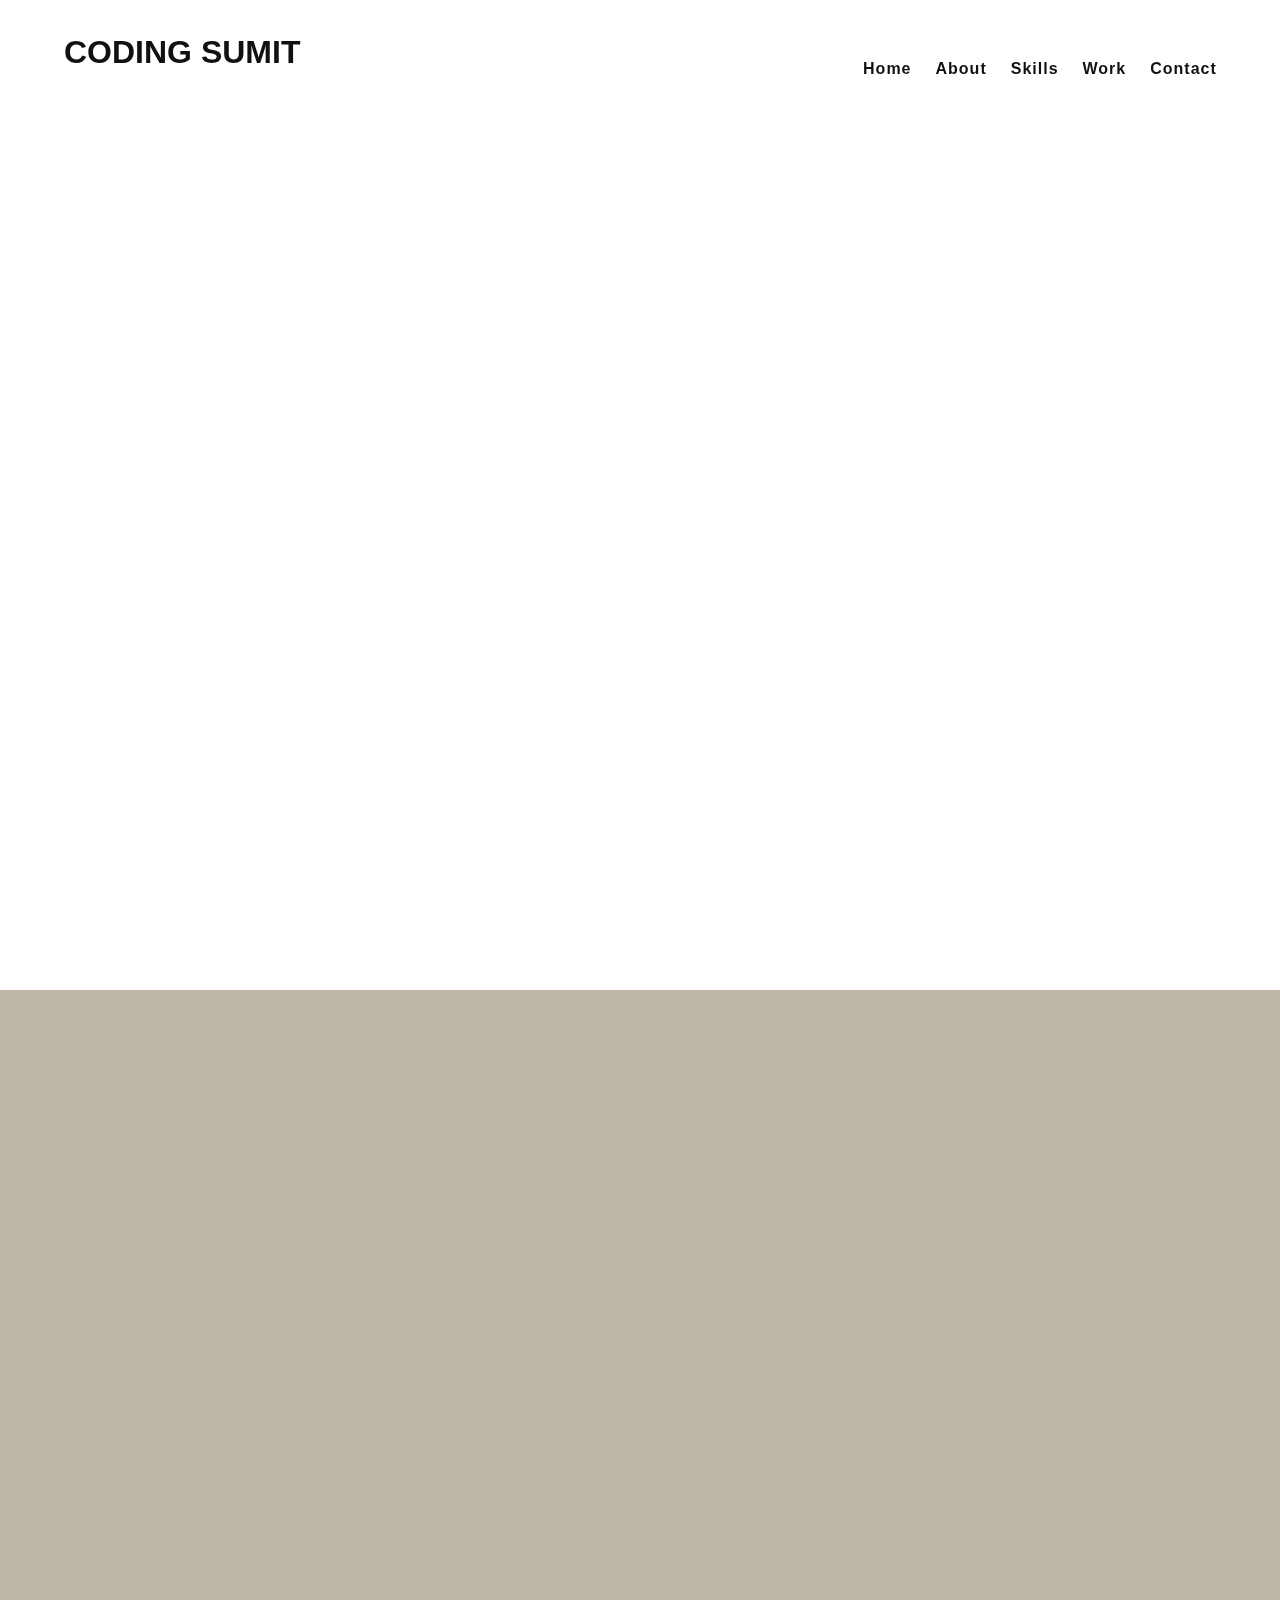
<file: Responsive sticky navbar/index.html>
<!DOCTYPE html>
<html lang="en" data-theme="light">
<title>live</title>

<head>
    <meta charset="UTF-8">
    <meta name="viewport" content="width=device-width, user-scalable=no">
    <link rel="stylesheet" href="style.css">
</head>

<body>
    <header>
        <button class="nav-toggle">
            <span class="hamburger"></span>
        </button>
        <div class="smalllogo">
            <a href="#welcome-section" class="logolink">
                <h2> <i class="fas fa-code"></i> coding sumit</h2>
            </a>
        </div>

        <nav class="nav" id="navbar">
            <div class="logo">
                <a href="index.html" id="logo">
                    <h1> <i class="fas fa-code" style="font-size: 20px;"></i> coding sumit</h1>
                </a>
            </div>


            <ul class="nav__list" id="navlinkitems">
                <li class="nav__item">
                    <a href="#home-section" class="nav__link" id="home">Home</a>
                </li>
                <li class="nav__item">
                    <a href="#about-section" class="nav__link" id="about">About</a>
                </li>
                <li class="nav__item">
                    <a href="#skills-section" class="nav__link" id="service">Skills</a>
                </li>
                <li class="nav__item">
                    <a href="#projects-section" class="nav__link" id="work">Work</a>
                </li>

                <li class="nav__item">
                    <a href="#contacts-section" class="nav__link" id="contact">Contact</a>
                </li>
            </ul>

        </nav>
    </header>
    <section class="section one" id="home-section">

    </section>
    <section class="section two" id="about-section">

    </section>
    <section class="section three" id="skills-section">

    </section>
    <section class="section four" id="projects-section">

    </section>
    <section class="section five" id="contacts-section">

    </section>

    <script src="script.js"></script>
</body>

</html>
</file>
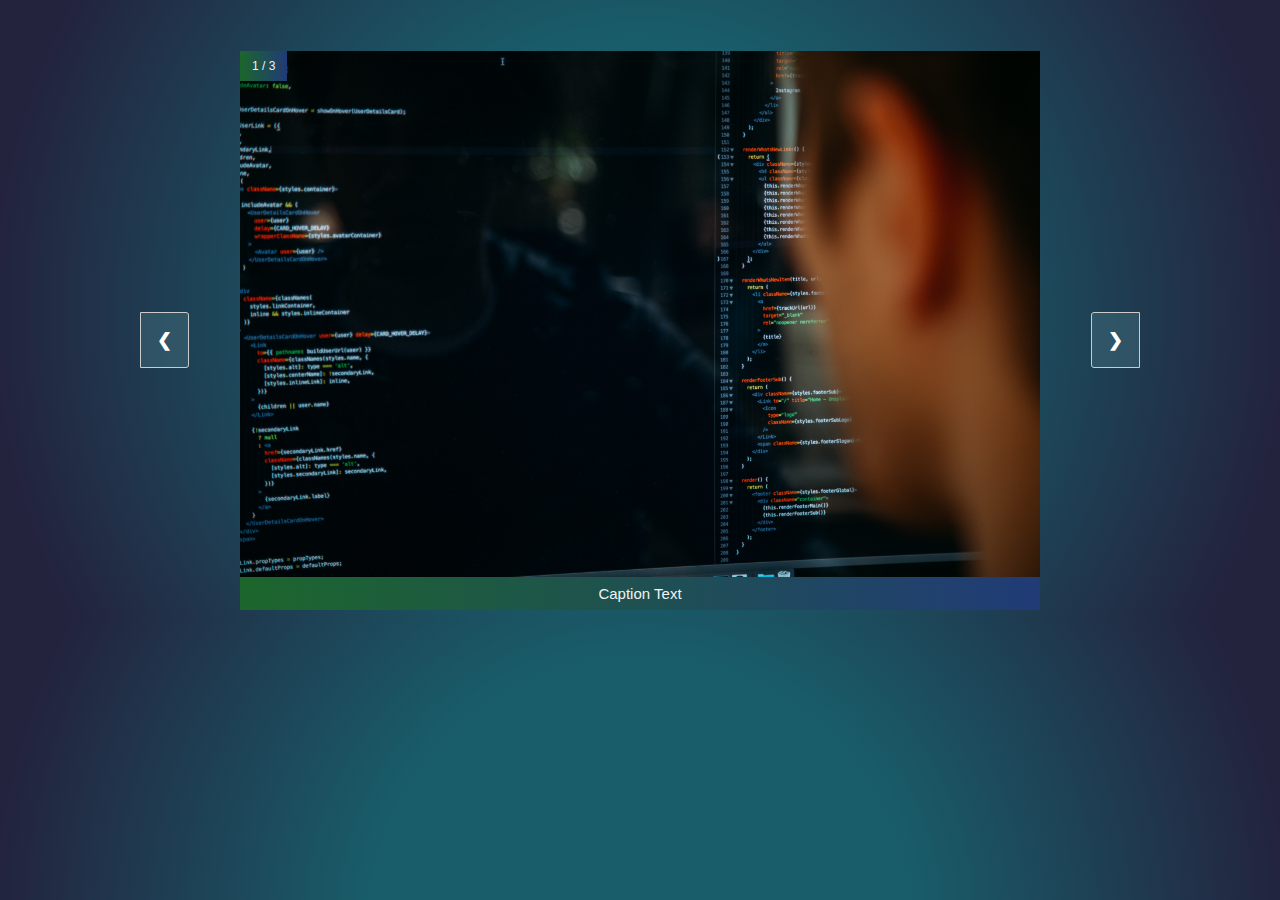
<file: Slideshow/index.html>
<!DOCTYPE html>
<html lang="en">

<head>
  <meta charset="UTF-8" />
  <meta name="viewport" content="width=device-width, initial-scale=1.0" />
  <meta http-equiv="X-UA-Compatible" content="ie=edge" />
  <title>Static Template</title>
  <link rel="stylesheet" href="style.css" />
</head>

<body>
  <div class="slideshow-container">
    <div class="mySlides tilt-in-top-1">
      <div class="numbertext">1 / 3</div>
      <img src="1.jpg" style="width: 100%;" />
      <div class="text">Caption Text</div>
    </div>

    <div class="mySlides tilt-in-top-1">
      <div class="numbertext">2 / 3</div>
      <img src="2.jpg" style="width: 100%;" />
      <div class="text">Caption Two</div>
    </div>

    <div class="mySlides tilt-in-top-1">
      <div class="numbertext">3 / 3</div>
      <img src="3.jpg" style="width: 100%;" />
      <div class="text">Caption Three</div>
    </div>

    <a class="prev" onclick="changeSlide(-1)">&#10094;</a>
    <a class="next" onclick="changeSlide(1)">&#10095;</a>
  </div>

  <script src="script.js"></script>
</body>

</html>
</file>
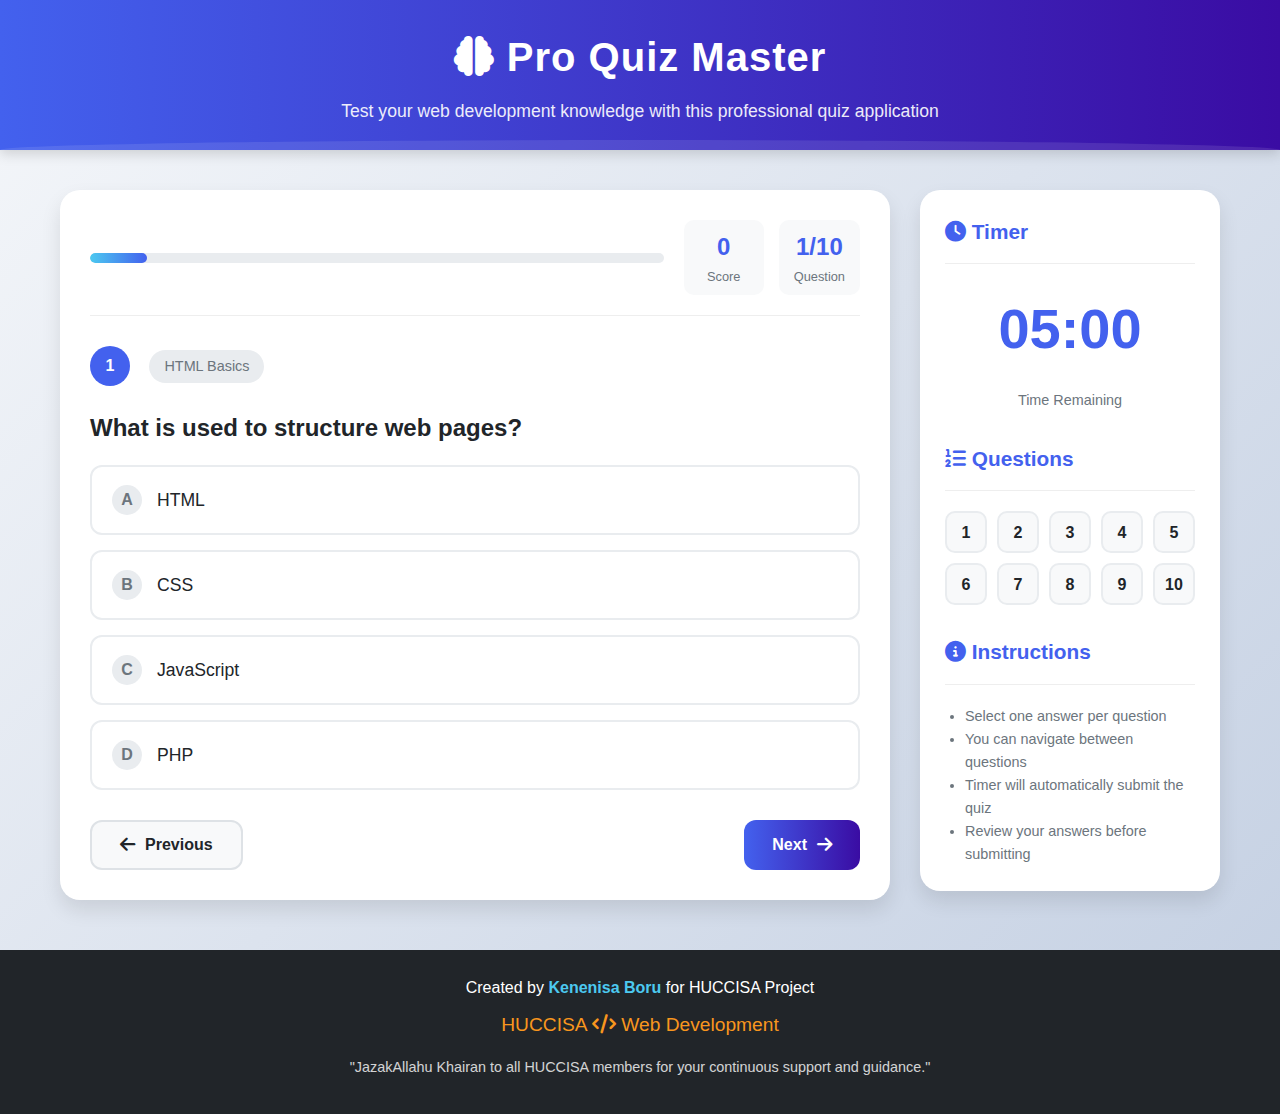
<file: Downloads/simple-quiz-boot-main (1)/simple-quiz-boot-main/quiz.Html>
<!DOCTYPE html>
<html lang="en">
<head>
  <meta charset="UTF-8" />
  <meta name="viewport" content="width=device-width, initial-scale=1.0"/>
  <title>Pro Quiz Master - HUCCISA Project</title>
  <link rel="stylesheet" href="https://cdnjs.cloudflare.com/ajax/libs/font-awesome/6.4.0/css/all.min.css">
 <link rel="stylesheet" href="./quiz.css">
</head>
<body>
  <header>
    <div class="container">
      <h1><i class="fas fa-brain"></i> Pro Quiz Master</h1>
      <p>Test your web development knowledge with this professional quiz application</p>
    </div>
    <div class="header-decoration"></div>
  </header>

  <main class="container">
    <div class="quiz-wrapper">
      <!-- Main Quiz Area -->
      <div id="quiz-container">
        <!-- Progress Section -->
        <div class="quiz-progress">
          <div class="progress-bar">
            <div class="progress-fill" id="progress-fill"></div>
          </div>
          <div class="stats">
            <div class="stat-box">
              <div class="stat-value" id="score">0</div>
              <div class="stat-label">Score</div>
            </div>
            <div class="stat-box">
              <div class="stat-value" id="question-counter">1/10</div>
              <div class="stat-label">Question</div>
            </div>
          </div>
        </div>
        
        <!-- Question Section -->
        <div class="question-header">
          <span class="question-number" id="current-question-num">1</span>
          <span class="question-category" id="question-category">Web Development</span>
        </div>
        
        <div class="question-text" id="question-text"></div>
        
        <!-- Answers Section -->
        <div id="answers-container"></div>
        
        <!-- Buttons -->
        <div class="buttons-container">
          <button class="quiz-btn" id="prev-btn">
            <i class="fas fa-arrow-left"></i> Previous
          </button>
          <button class="quiz-btn" id="next-btn">
            Next <i class="fas fa-arrow-right"></i>
          </button>
          <button class="quiz-btn" id="submit-btn">
            <i class="fas fa-paper-plane"></i> Submit Quiz
          </button>
        </div>
      </div>
      
      <!-- Sidebar -->
      <div class="sidebar">
        <h3 class="sidebar-title"><i class="fas fa-clock"></i> Timer</h3>
        <div class="timer-container">
          <div class="timer" id="timer">05:00</div>
          <div class="timer-label">Time Remaining</div>
        </div>
        
        <h3 class="sidebar-title"><i class="fas fa-list-ol"></i> Questions</h3>
        <div class="question-nav" id="question-nav"></div>
        
        <h3 class="sidebar-title"><i class="fas fa-info-circle"></i> Instructions</h3>
        <ul style="padding-left: 20px; font-size: 0.9rem; color: #6c757d;">
          <li>Select one answer per question</li>
          <li>You can navigate between questions</li>
          <li>Timer will automatically submit the quiz</li>
          <li>Review your answers before submitting</li>
        </ul>
      </div>
    </div>
  </main>
  
  <!-- Results Modal -->
  <div class="results-modal" id="results-modal">
    <div class="modal-content">
      <h2 class="results-title">Quiz Completed!</h2>
      <div class="score-circle" id="score-circle">
        <div class="score-text" id="score-text">0/10</div>
      </div>
      <div class="results-stats">
        <div class="result-stat">
          <div class="result-stat-value" id="correct-answers">0</div>
          <div>Correct</div>
        </div>
        <div class="result-stat">
          <div class="result-stat-value" id="wrong-answers">0</div>
          <div>Wrong</div>
        </div>
        <div class="result-stat">
          <div class="result-stat-value" id="time-taken">05:00</div>
          <div>Time Taken</div>
        </div>
      </div>
      <p id="result-message"></p>
      <div class="modal-buttons">
        <button class="quiz-btn" id="restart-btn">
          <i class="fas fa-redo"></i> Restart Quiz
        </button>
        <button class="quiz-btn" id="close-btn" style="background-color: #6c757d;">
          <i class="fas fa-times"></i> Close
        </button>
      </div>
    </div>
  </div>

  <footer>
    <div class="container">
      <p>Created by <span class="creator">Kenenisa Boru</span> for HUCCISA Project</p>
      <p class="hucclisa-logo">HUCCISA <i class="fas fa-code"></i> Web Development</p>
      <p style="font-size: 0.9rem; opacity: 0.8; margin-top: 15px;">
        "JazakAllahu Khairan to all HUCCISA members for your continuous support and guidance."
      </p>
    </div>
  </footer>

 <script src="./quiz.js"></script>
</body>
</html>
</file>
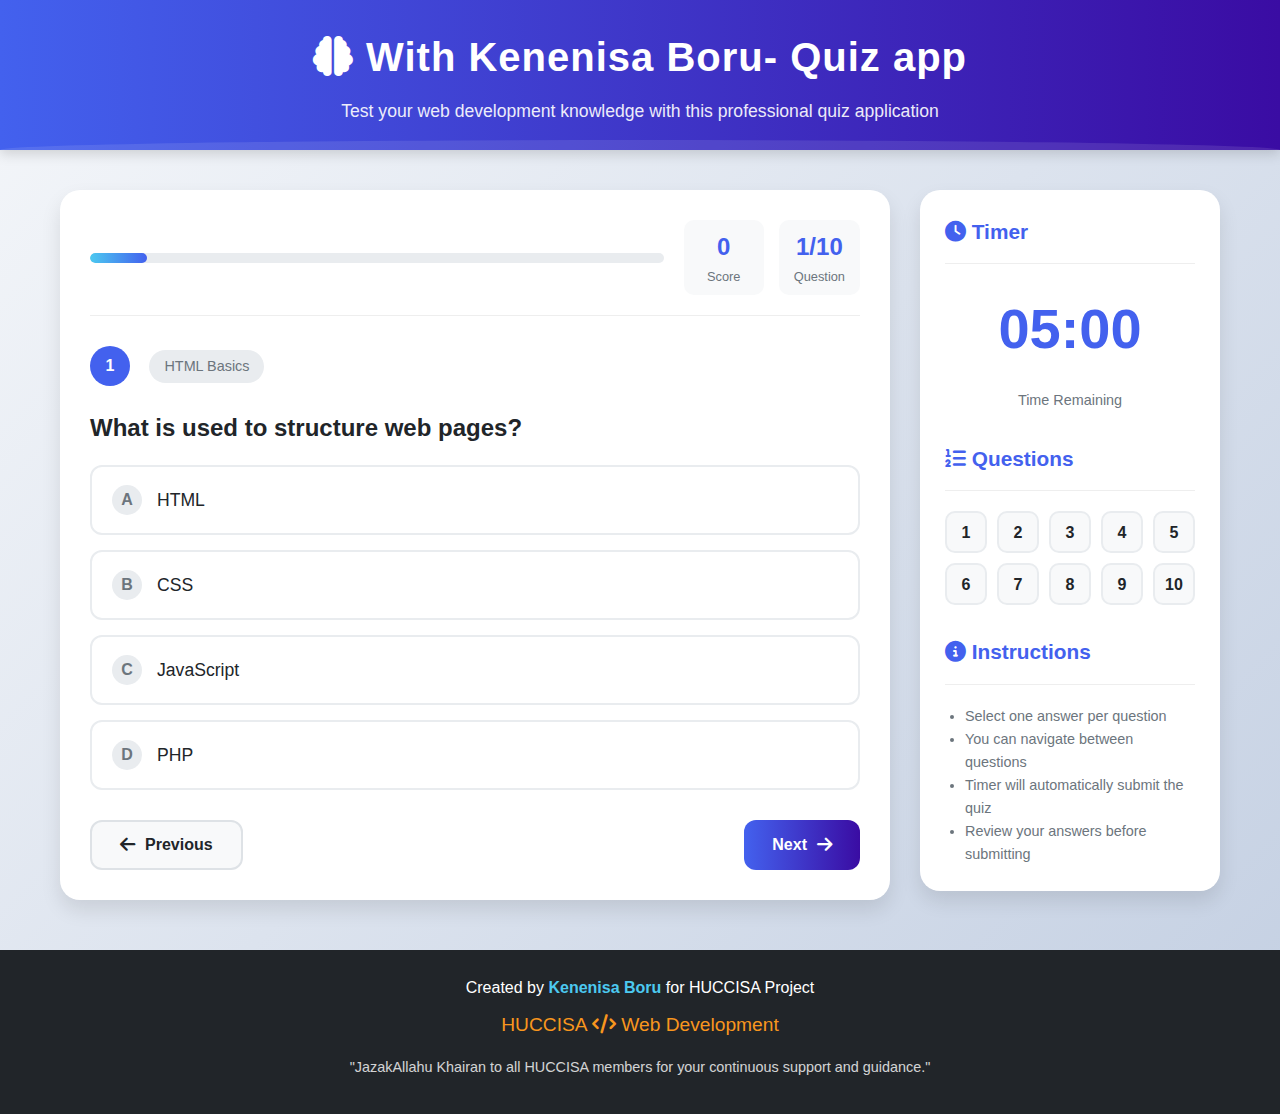
<file: OneDrive/Documents/Quiz app/simple-quiz-boot-main (1)_1/simple-quiz-boot-main (1)/simple-quiz-boot-main/quiz.Html>
<!DOCTYPE html>
<html lang="en">
<head>
  <meta charset="UTF-8" />
  <meta name="viewport" content="width=device-width, initial-scale=1.0"/>
  <title>quiz app - HUCCISA Project</title>
  <link rel="stylesheet" href="https://cdnjs.cloudflare.com/ajax/libs/font-awesome/6.4.0/css/all.min.css">
 <link rel="stylesheet" href="./quiz.css">
</head>
<body>
  <header>
    <div class="container">
      <h1><i class="fas fa-brain"></i> With Kenenisa Boru- Quiz app</h1>
      <p>Test your web development knowledge with this professional quiz application</p>
    </div>
    <div class="header-decoration"></div>
  </header>

  <main class="container">
    <div class="quiz-wrapper">
      <!-- Main Quiz Area -->
      <div id="quiz-container">
        <!-- Progress Section -->
        <div class="quiz-progress">
          <div class="progress-bar">
            <div class="progress-fill" id="progress-fill"></div>
          </div>
          <div class="stats">
            <div class="stat-box">
              <div class="stat-value" id="score">0</div>
              <div class="stat-label">Score</div>
            </div>
            <div class="stat-box">
              <div class="stat-value" id="question-counter">1/10</div>
              <div class="stat-label">Question</div>
            </div>
          </div>
        </div>
        
        <!-- Question Section -->
        <div class="question-header">
          <span class="question-number" id="current-question-num">1</span>
          <span class="question-category" id="question-category">Web Development</span>
        </div>
        
        <div class="question-text" id="question-text"></div>
        
        <!-- Answers Section -->
        <div id="answers-container"></div>
        
        <!-- Buttons -->
        <div class="buttons-container">
          <button class="quiz-btn" id="prev-btn">
            <i class="fas fa-arrow-left"></i> Previous
          </button>
          <button class="quiz-btn" id="next-btn">
            Next <i class="fas fa-arrow-right"></i>
          </button>
          <button class="quiz-btn" id="submit-btn">
            <i class="fas fa-paper-plane"></i> Submit Quiz
          </button>
        </div>
      </div>
      
      <!-- Sidebar -->
      <div class="sidebar">
        <h3 class="sidebar-title"><i class="fas fa-clock"></i> Timer</h3>
        <div class="timer-container">
          <div class="timer" id="timer">05:00</div>
          <div class="timer-label">Time Remaining</div>
        </div>
        
        <h3 class="sidebar-title"><i class="fas fa-list-ol"></i> Questions</h3>
        <div class="question-nav" id="question-nav"></div>
        
        <h3 class="sidebar-title"><i class="fas fa-info-circle"></i> Instructions</h3>
        <ul style="padding-left: 20px; font-size: 0.9rem; color: #6c757d;">
          <li>Select one answer per question</li>
          <li>You can navigate between questions</li>
          <li>Timer will automatically submit the quiz</li>
          <li>Review your answers before submitting</li>
        </ul>
      </div>
    </div>
  </main>
  
  <!-- Results Modal -->
  <div class="results-modal" id="results-modal">
    <div class="modal-content">
      <h2 class="results-title">Quiz Completed!</h2>
      <div class="score-circle" id="score-circle">
        <div class="score-text" id="score-text">0/10</div>
      </div>
      <div class="results-stats">
        <div class="result-stat">
          <div class="result-stat-value" id="correct-answers">0</div>
          <div>Correct</div>
        </div>
        <div class="result-stat">
          <div class="result-stat-value" id="wrong-answers">0</div>
          <div>Wrong</div>
        </div>
        <div class="result-stat">
          <div class="result-stat-value" id="time-taken">05:00</div>
          <div>Time Taken</div>
        </div>
      </div>
      <p id="result-message"></p>
      <div class="modal-buttons">
        <button class="quiz-btn" id="restart-btn">
          <i class="fas fa-redo"></i> Restart Quiz
        </button>
        <button class="quiz-btn" id="close-btn" style="background-color: #6c757d;">
          <i class="fas fa-times"></i> Close
        </button>
      </div>
    </div>
  </div>

  <footer>
    <div class="container">
      <p>Created by <span class="creator">Kenenisa Boru</span> for HUCCISA Project</p>
      <p class="hucclisa-logo">HUCCISA <i class="fas fa-code"></i> Web Development</p>
      <p style="font-size: 0.9rem; opacity: 0.8; margin-top: 15px;">
        "JazakAllahu Khairan to all HUCCISA members for your continuous support and guidance."
      </p>
    </div>
  </footer>

 <script src="./quiz.js"></script>
</body>
</html>
</file>
<file: Responsive sticky navbar/style.css>
html {
  scroll-behavior: smooth;
}

* {
  margin: 0;
  padding: 0;
  box-sizing: border-box;
}

body {
  margin: 0;
  font-family: "Source Sans Pro", sans-serif;
  line-height: 1.6;
  overflow-x: hidden;
  background: var(--bg-color);
}

[data-theme="light"] {
  --bg-color: #fff;
  --primary-bg: #8c43ff;
  --color: #333;
  --togglebg: #d4e7d5;
  --toggleslider: #fff;
  --roundcolor: #fff;
  --svgcolor: #111;
}

[data-theme="dark"] {
  --bg-color: #333333;
  --primary-bg: #333;
  --bg-color: #333333;
  --color: #e9dcdc;
  --togglebg: #333;
  --toggleslider: #e9dcdc;
  --roundcolor: #333;
  --svgcolor: #fff;
}

.nav {
  height: 5rem;
  width: 100%;
  display: block;
  justify-content: flex-start;
  z-index: 10;
  font-weight: 300;
  /* transition: 0.2s ease-in-out; */
  /* transition: transform 400ms ease-in-out; */
  position: fixed;
}

.nav__list {
  /* list-style: none;
  display: flex;
  justify-content: flex-end;
  margin-left: 55vh;
  margin-top: -49px;
  padding: 0vh 4vw; */
  list-style: none;
  display: flex;
  justify-content: flex-end;
  /* margin-left: 55vh; */
  margin-top: -49px;
  /* margin: auto; */
  padding: 0vh 4vw;
}

.nav__link {
  color: inherit;
  text-decoration: none;
  margin-right: 50px;
  position: relative;
  font-family: "Raleway", sans-serif;
  padding: 16px 0;
  margin: 0 12px;
  letter-spacing: 1px;
  line-height: 16px;
  font-weight: 700;
  transition: color 0.1s, background-color 0.1s, padding 0.2s ease-in;
  color: #111;
}

.nav-toggle {
  display: none;
}

.nav__link::before {
  content: "";
  display: block;
  position: absolute;
  bottom: 3px;
  left: 0;
  height: 3px;
  width: 100%;
  background-color: #000;
  transform-origin: right top;
  transform: scale(0, 1);
  transition: color 0.1s, transform 0.2s ease-out;
}

.nav__link:active::before {
  background-color: #000;
}

.nav__link:hover::before,
.nav__link:focus::before {
  transform-origin: left top;
  transform: scale(1, 1);
}

.logo {
  padding: 3vh 5vw;
  text-align: center;
  display: flex;
  align-items: center;
  color: rgb(22, 8, 8);
  text-transform: uppercase;
  width: 25rem;
  font-family: "Raleway", sans-serif;
  font-weight: 800;
  /* margin-top: 7px;*/
}

.smalllogo {
  display: none;
}

a {
  text-decoration: none;
  color: #111;
}

@media (max-width: 800px) {
  .nav {
    display: flex;
    justify-content: center;
    position: fixed;
    top: 0;
    bottom: 0;
    left: 0;
    right: 0;
    z-index: 100;
    transform: translateX(100%);
    transition: transform 400ms cubic-bezier(0.51, 0.6, 0.54, 0.59);
    height: 100vh;
  }

  .nav__list {
    list-style: none;
    display: flex;
    height: 100%;
    flex-direction: column;
    justify-content: space-evenly;
    text-align: center;
    margin: 0;
    padding: 135px;
    background-color: #111;
    width: 100%;
  }

  .logo {
    display: none;
  }
  .smalllogo {
    padding: 4.7vh 8vw;
    text-align: center;
    display: flex;
    align-items: center;
    color: #111;
    text-transform: uppercase;
    font-family: "Raleway", sans-serif;
    font-weight: 800;
  }

  .logolink {
    text-decoration: none;
    color: #111;
  }

  .nav-toggle {
    display: block;
    padding: 2.3em;
    background: transparent;
    border: 0;
    cursor: pointer;
    position: absolute;
    right: 0.5rem;
    top: 1.1rem;
    /* left: 29rem; */
    z-index: 1000;
    outline: none;
  }

  .nav__link {
    margin: 0;
    color: #fff;
  }

  .nav-open {
    overflow: hidden;
  }

  .nav-open .nav {
    transform: translateX(0);
    width: 100vw;
  }

  .nav-open .logo {
    display: none;
  }

  .nav-open .hamburger {
    transform: rotate(0.625turn);
    background-color: #fff;
  }

  .nav-open .hamburger::before {
    transform: rotate(90deg) translateX(-6px);
    background-color: #fff;
  }

  .nav-open .hamburger::after {
    opacity: 0;
  }

  .hamburger {
    display: block;
    position: relative;
  }

  .hamburger,
  .hamburger::before,
  .hamburger::after {
    background-color: #111;
    width: 2em;
    height: 3px;
    border-radius: 1em;
    transition: transform 250ms ease-in-out;
  }

  .hamburger::before,
  .hamburger::after {
    content: "";
    position: absolute;
    left: 0;
    right: 0;
  }

  .hamburger::before {
    top: 6px;
  }

  .hamburger::after {
    bottom: 6px;
  }

  .nav__item {
    color: #fff;
  }

  .nav__link::before {
    content: "";
    display: block;
    position: absolute;
    bottom: 3px;
    left: 0;
    height: 3px;
    width: 100%;
    background-color: #fff;
    transform-origin: right top;
    transform: scale(0, 1);
    transition: color 0.1s, transform 0.2s ease-out;
  }

  .nav__link:active::before {
    background-color: #fff;
  }

  .nav__link:hover::before,
  .nav__link:focus::before {
    transform-origin: left top;
    transform: scale(1, 1);
  }
}

section {
  width: 100%;
  display: flex;
  margin: auto;
  align-items: center;
  min-height: 110vh;
}

.one {
  background-color: #fff;
}

.two {
  background-color: rgb(190, 183, 170);
}

.three {
  background-color: rgb(63, 118, 238);
}

.four {
  background-color: rgb(221, 22, 88);
}

.five {
  background-color: rgb(163, 114, 8);
}
</file>
<file: Slideshow/style.css>
* {
  box-sizing: border-box;
}

body {
  font-family: Verdana, sans-serif;
  margin: 0;
  background: rgb(25, 93, 106);
  background: radial-gradient(
    circle,
    rgba(25, 93, 106, 1) 38%,
    rgba(35, 35, 62, 1) 91%
  );
  margin-top: 4%;
}

img {
  vertical-align: middle;
}

/* Slideshow container */
.slideshow-container {
  max-width: 800px;
  position: relative;
  margin: auto;
}

/* Caption text */
.text {
  color: #f2f2f2;
  background: linear-gradient(270deg, rgb(33 59 119) 0%, rgb(28 102 44) 100%);
  max-width: inherit;
  font-size: 15px;
  padding: 8px 12px;
  position: relative;
  bottom: 8px;
  width: 100%;
  text-align: center;
}

/* Number text (1/3 etc) */
.numbertext {
  background: linear-gradient(270deg, rgb(33 59 119) 0%, rgb(28 102 44) 100%);
  max-width: max-content;
  color: #f2f2f2;
  font-size: 12px;
  padding: 8px 12px;
  position: absolute;
  top: 0;
}

/* Next & previous buttons */
.prev,
.next {
  cursor: pointer;
  position: absolute;
  top: 50%;
  border: 1px solid #ccc;
  background-color: #4f7d8b5e;
  width: auto;
  margin-left: -100px;
  padding: 16px;
  margin-top: -22px;
  color: white;
  font-weight: bold;
  font-size: 18px;
  transition: 0.6s ease;
  border-radius: 0 3px 3px 0;
  user-select: none;
}

/* Position the "next button" to the right */
.next {
  right: 0;
  margin-right: -100px;
  border-radius: 3px 0 0 3px;
}

/* On hover, add a black background color with a little bit see-through */
.prev:hover,
.next:hover {
  background-color: rgba(0, 0, 0, 0.8);
}

.tilt-in-top-1 {
  animation: tilt-in-top-1 0.6s cubic-bezier(0.25, 0.46, 0.45, 0.94) both;
}

@keyframes tilt-in-top-1 {
  0% {
    transform: rotateY(30deg) translateY(-300px) skewY(-30deg);
    opacity: 0;
  }

  100% {
    transform: rotateY(0deg) translateY(0) skewY(0deg);
    opacity: 1;
  }
}
</file>
<file: Downloads/simple-quiz-boot-main (1)/simple-quiz-boot-main/quiz.css>
:root {
      --primary-color: #4361ee;
      --secondary-color: #3a0ca3;
      --success-color: #4cc9f0;
      --danger-color: #f72585;
      --warning-color: #f8961e;
      --light-color: #f8f9fa;
      --dark-color: #212529;
      --card-bg: #ffffff;
      --shadow: 0 10px 20px rgba(0, 0, 0, 0.1);
      --transition: all 0.3s ease;
    }
    
    * {
      margin: 0;
      padding: 0;
      box-sizing: border-box;
    }
    
    body {
      font-family: 'Segoe UI', Tahoma, Geneva, Verdana, sans-serif;
      background: linear-gradient(135deg, #f5f7fa 0%, #c3cfe2 100%);
      min-height: 100vh;
      color: var(--dark-color);
      line-height: 1.6;
    }
    
    .container {
      max-width: 1200px;
      margin: 0 auto;
      padding: 0 20px;
    }
    
    /* Header */
    header {
      background: linear-gradient(to right, var(--primary-color), var(--secondary-color));
      color: white;
      padding: 25px 0;
      text-align: center;
      box-shadow: 0 4px 12px rgba(0, 0, 0, 0.15);
      position: relative;
      overflow: hidden;
    }
    
    header h1 {
      font-size: 2.5rem;
      margin-bottom: 8px;
      letter-spacing: 1px;
    }
    
    header p {
      font-size: 1.1rem;
      opacity: 0.9;
      max-width: 600px;
      margin: 0 auto;
    }
    
    .header-decoration {
      position: absolute;
      bottom: -10px;
      left: 0;
      width: 100%;
      height: 20px;
      background: rgba(255, 255, 255, 0.1);
      border-radius: 50% 50% 0 0;
    }
    
    /* Quiz Container */
    .quiz-wrapper {
      display: grid;
      grid-template-columns: 1fr 300px;
      gap: 30px;
      margin: 40px auto;
    }
    
    @media (max-width: 768px) {
      .quiz-wrapper {
        grid-template-columns: 1fr;
      }
    }
    
    /* Main Quiz Area */
    #quiz-container {
      background-color: var(--card-bg);
      border-radius: 20px;
      padding: 30px;
      box-shadow: var(--shadow);
      transition: var(--transition);
    }
    
    /* Progress & Stats */
    .quiz-progress {
      display: flex;
      justify-content: space-between;
      align-items: center;
      margin-bottom: 30px;
      padding-bottom: 20px;
      border-bottom: 1px solid #eee;
    }
    
    .progress-bar {
      flex-grow: 1;
      height: 10px;
      background-color: #e9ecef;
      border-radius: 5px;
      overflow: hidden;
      margin-right: 20px;
    }
    
    .progress-fill {
      height: 100%;
      background: linear-gradient(to right, var(--success-color), var(--primary-color));
      border-radius: 5px;
      width: 0%;
      transition: width 0.5s ease;
    }
    
    .stats {
      display: flex;
      gap: 15px;
    }
    
    .stat-box {
      text-align: center;
      padding: 8px 15px;
      background-color: #f8f9fa;
      border-radius: 10px;
      min-width: 80px;
    }
    
    .stat-value {
      font-size: 1.5rem;
      font-weight: 700;
      color: var(--primary-color);
    }
    
    .stat-label {
      font-size: 0.8rem;
      color: #6c757d;
    }
    
    /* Question */
    .question-header {
      margin-bottom: 25px;
    }
    
    .question-number {
      display: inline-block;
      background-color: var(--primary-color);
      color: white;
      width: 40px;
      height: 40px;
      border-radius: 50%;
      text-align: center;
      line-height: 40px;
      font-weight: bold;
      margin-right: 15px;
    }
    
    .question-category {
      display: inline-block;
      background-color: #e9ecef;
      padding: 5px 15px;
      border-radius: 20px;
      font-size: 0.9rem;
      color: #6c757d;
    }
    
    .question-text {
      font-size: 1.5rem;
      font-weight: 600;
      margin: 20px 0;
      line-height: 1.4;
    }
    
    /* Answers */
    #answers-container {
      display: grid;
      grid-template-columns: 1fr;
      gap: 15px;
      margin-bottom: 30px;
    }
    
    .answer-option {
      display: flex;
      align-items: center;
      padding: 18px 20px;
      border: 2px solid #e9ecef;
      border-radius: 12px;
      cursor: pointer;
      transition: var(--transition);
      position: relative;
      overflow: hidden;
    }
    
    .answer-option:hover {
      border-color: var(--primary-color);
      background-color: rgba(67, 97, 238, 0.05);
      transform: translateY(-3px);
      box-shadow: 0 5px 15px rgba(0, 0, 0, 0.05);
    }
    
    .answer-option.selected {
      border-color: var(--primary-color);
      background-color: rgba(67, 97, 238, 0.1);
    }
    
    .answer-option.correct {
      border-color: #2ecc71;
      background-color: rgba(46, 204, 113, 0.1);
    }
    
    .answer-option.wrong {
      border-color: #e74c3c;
      background-color: rgba(231, 76, 60, 0.1);
    }
    
    .option-marker {
      width: 30px;
      height: 30px;
      border-radius: 50%;
      background-color: #e9ecef;
      display: flex;
      align-items: center;
      justify-content: center;
      margin-right: 15px;
      font-weight: bold;
      color: #6c757d;
      flex-shrink: 0;
    }
    
    .answer-option:hover .option-marker {
      background-color: var(--primary-color);
      color: white;
    }
    
    .answer-text {
      flex-grow: 1;
      font-size: 1.1rem;
    }
    
    .answer-status {
      margin-left: 10px;
      opacity: 0;
      transition: var(--transition);
    }
    
    .answer-option.correct .answer-status {
      color: #2ecc71;
      opacity: 1;
    }
    
    .answer-option.wrong .answer-status {
      color: #e74c3c;
      opacity: 1;
    }
    
    /* Buttons */
    .buttons-container {
      display: flex;
      justify-content: space-between;
      margin-top: 30px;
    }
    
    .quiz-btn {
      padding: 14px 28px;
      border: none;
      border-radius: 12px;
      font-size: 1rem;
      font-weight: 600;
      cursor: pointer;
      transition: var(--transition);
      display: flex;
      align-items: center;
      gap: 10px;
    }
    
    .quiz-btn i {
      font-size: 1.1rem;
    }
    
    #prev-btn {
      background-color: #f8f9fa;
      color: var(--dark-color);
      border: 2px solid #dee2e6;
    }
    
    #prev-btn:hover {
      background-color: #e9ecef;
    }
    
    #next-btn, #submit-btn {
      background: linear-gradient(to right, var(--primary-color), var(--secondary-color));
      color: white;
    }
    
    #next-btn:hover, #submit-btn:hover {
      transform: translateY(-3px);
      box-shadow: 0 7px 14px rgba(67, 97, 238, 0.3);
    }
    
    #submit-btn {
      display: none;
    }
    
    /* Sidebar */
    .sidebar {
      background-color: var(--card-bg);
      border-radius: 20px;
      padding: 25px;
      box-shadow: var(--shadow);
      height: fit-content;
    }
    
    .sidebar-title {
      font-size: 1.3rem;
      margin-bottom: 20px;
      padding-bottom: 15px;
      border-bottom: 1px solid #eee;
      color: var(--primary-color);
    }
    
    .timer-container {
      text-align: center;
      margin-bottom: 30px;
    }
    
    .timer {
      font-size: 3.5rem;
      font-weight: 700;
      color: var(--primary-color);
      margin: 15px 0;
    }
    
    .timer-label {
      color: #6c757d;
      font-size: 0.9rem;
    }
    
    .question-nav {
      display: grid;
      grid-template-columns: repeat(5, 1fr);
      gap: 10px;
      margin-bottom: 30px;
    }
    
    .nav-item {
      width: 100%;
      aspect-ratio: 1;
      border-radius: 10px;
      display: flex;
      align-items: center;
      justify-content: center;
      font-weight: bold;
      cursor: pointer;
      transition: var(--transition);
      background-color: #f8f9fa;
      border: 2px solid #e9ecef;
    }
    
    .nav-item:hover {
      transform: translateY(-3px);
      box-shadow: 0 5px 10px rgba(0, 0, 0, 0.1);
    }
    
    .nav-item.answered {
      background-color: rgba(67, 97, 238, 0.1);
      border-color: var(--primary-color);
      color: var(--primary-color);
    }
    
    .nav-item.current {
      background-color: var(--primary-color);
      color: white;
      border-color: var(--primary-color);
    }
    
    /* Results Modal */
    .results-modal {
      position: fixed;
      top: 0;
      left: 0;
      width: 100%;
      height: 100%;
      background-color: rgba(0, 0, 0, 0.7);
      display: none;
      align-items: center;
      justify-content: center;
      z-index: 1000;
      padding: 20px;
    }
    
    .modal-content {
      background-color: white;
      border-radius: 20px;
      max-width: 600px;
      width: 100%;
      padding: 40px;
      text-align: center;
      box-shadow: 0 20px 40px rgba(0, 0, 0, 0.2);
      animation: modalAppear 0.5s ease;
    }
    
    @keyframes modalAppear {
      from { transform: scale(0.8); opacity: 0; }
      to { transform: scale(1); opacity: 1; }
    }
    
    .results-title {
      font-size: 2.5rem;
      margin-bottom: 20px;
      color: var(--primary-color);
    }
    
    .score-circle {
      width: 200px;
      height: 200px;
      border-radius: 50%;
      margin: 30px auto;
      display: flex;
      align-items: center;
      justify-content: center;
      font-size: 3.5rem;
      font-weight: 700;
      background: conic-gradient(var(--success-color) 0% calc(var(--score-percentage) * 1%), #e9ecef calc(var(--score-percentage) * 1%) 100%);
      position: relative;
    }
    
    .score-circle::before {
      content: '';
      position: absolute;
      width: 170px;
      height: 170px;
      border-radius: 50%;
      background-color: white;
    }
    
    .score-text {
      position: relative;
      z-index: 1;
    }
    
    .results-stats {
      display: grid;
      grid-template-columns: repeat(3, 1fr);
      gap: 20px;
      margin: 30px 0;
    }
    
    .result-stat {
      background-color: #f8f9fa;
      padding: 20px;
      border-radius: 12px;
    }
    
    .result-stat-value {
      font-size: 2rem;
      font-weight: 700;
      color: var(--primary-color);
    }
    
    .modal-buttons {
      display: flex;
      gap: 15px;
      justify-content: center;
      margin-top: 30px;
    }
    
    /* Footer */
    footer {
      background-color: var(--dark-color);
      color: white;
      padding: 25px 0;
      text-align: center;
      margin-top: 50px;
    }
    
    footer p {
      margin-bottom: 10px;
    }
    
    .creator {
      color: var(--success-color);
      font-weight: 600;
    }
    
    .hucclisa-logo {
      font-size: 1.2rem;
      color: var(--warning-color);
      margin-top: 10px;
    }
    
    /* Responsive */
    @media (max-width: 768px) {
      header h1 {
        font-size: 2rem;
      }
      
      .question-text {
        font-size: 1.3rem;
      }
      
      .quiz-progress {
        flex-direction: column;
        align-items: flex-start;
        gap: 15px;
      }
      
      .progress-bar {
        width: 100%;
        margin-right: 0;
      }
      
      .buttons-container {
        flex-direction: column;
        gap: 15px;
      }
      
      .quiz-btn {
        width: 100%;
        justify-content: center;
      }
      
      .results-stats {
        grid-template-columns: 1fr;
      }
      
      .modal-content {
        padding: 25px;
      }
    }
    
    /* Animations */
    @keyframes pulse {
      0% { transform: scale(1); }
      50% { transform: scale(1.05); }
      100% { transform: scale(1); }
    }
    
    .pulse {
      animation: pulse 1.5s infinite;
    }
</file>
<file: OneDrive/Documents/Quiz app/simple-quiz-boot-main (1)_1/simple-quiz-boot-main (1)/simple-quiz-boot-main/quiz.css>
:root {
      --primary-color: #4361ee;
      --secondary-color: #3a0ca3;
      --success-color: #4cc9f0;
      --danger-color: #f72585;
      --warning-color: #f8961e;
      --light-color: #f8f9fa;
      --dark-color: #212529;
      --card-bg: #ffffff;
      --shadow: 0 10px 20px rgba(0, 0, 0, 0.1);
      --transition: all 0.3s ease;
    }
    
    * {
      margin: 0;
      padding: 0;
      box-sizing: border-box;
    }
    
    body {
      font-family: 'Segoe UI', Tahoma, Geneva, Verdana, sans-serif;
      background: linear-gradient(135deg, #f5f7fa 0%, #c3cfe2 100%);
      min-height: 100vh;
      color: var(--dark-color);
      line-height: 1.6;
    }
    
    .container {
      max-width: 1200px;
      margin: 0 auto;
      padding: 0 20px;
    }
    
    /* Header */
    header {
      background: linear-gradient(to right, var(--primary-color), var(--secondary-color));
      color: white;
      padding: 25px 0;
      text-align: center;
      box-shadow: 0 4px 12px rgba(0, 0, 0, 0.15);
      position: relative;
      overflow: hidden;
    }
    
    header h1 {
      font-size: 2.5rem;
      margin-bottom: 8px;
      letter-spacing: 1px;
    }
    
    header p {
      font-size: 1.1rem;
      opacity: 0.9;
      max-width: 600px;
      margin: 0 auto;
    }
    
    .header-decoration {
      position: absolute;
      bottom: -10px;
      left: 0;
      width: 100%;
      height: 20px;
      background: rgba(255, 255, 255, 0.1);
      border-radius: 50% 50% 0 0;
    }
    
    /* Quiz Container */
    .quiz-wrapper {
      display: grid;
      grid-template-columns: 1fr 300px;
      gap: 30px;
      margin: 40px auto;
    }
    
    @media (max-width: 768px) {
      .quiz-wrapper {
        grid-template-columns: 1fr;
      }
    }
    
    /* Main Quiz Area */
    #quiz-container {
      background-color: var(--card-bg);
      border-radius: 20px;
      padding: 30px;
      box-shadow: var(--shadow);
      transition: var(--transition);
    }
    
    /* Progress & Stats */
    .quiz-progress {
      display: flex;
      justify-content: space-between;
      align-items: center;
      margin-bottom: 30px;
      padding-bottom: 20px;
      border-bottom: 1px solid #eee;
    }
    
    .progress-bar {
      flex-grow: 1;
      height: 10px;
      background-color: #e9ecef;
      border-radius: 5px;
      overflow: hidden;
      margin-right: 20px;
    }
    
    .progress-fill {
      height: 100%;
      background: linear-gradient(to right, var(--success-color), var(--primary-color));
      border-radius: 5px;
      width: 0%;
      transition: width 0.5s ease;
    }
    
    .stats {
      display: flex;
      gap: 15px;
    }
    
    .stat-box {
      text-align: center;
      padding: 8px 15px;
      background-color: #f8f9fa;
      border-radius: 10px;
      min-width: 80px;
    }
    
    .stat-value {
      font-size: 1.5rem;
      font-weight: 700;
      color: var(--primary-color);
    }
    
    .stat-label {
      font-size: 0.8rem;
      color: #6c757d;
    }
    
    /* Question */
    .question-header {
      margin-bottom: 25px;
    }
    
    .question-number {
      display: inline-block;
      background-color: var(--primary-color);
      color: white;
      width: 40px;
      height: 40px;
      border-radius: 50%;
      text-align: center;
      line-height: 40px;
      font-weight: bold;
      margin-right: 15px;
    }
    
    .question-category {
      display: inline-block;
      background-color: #e9ecef;
      padding: 5px 15px;
      border-radius: 20px;
      font-size: 0.9rem;
      color: #6c757d;
    }
    
    .question-text {
      font-size: 1.5rem;
      font-weight: 600;
      margin: 20px 0;
      line-height: 1.4;
    }
    
    /* Answers */
    #answers-container {
      display: grid;
      grid-template-columns: 1fr;
      gap: 15px;
      margin-bottom: 30px;
    }
    
    .answer-option {
      display: flex;
      align-items: center;
      padding: 18px 20px;
      border: 2px solid #e9ecef;
      border-radius: 12px;
      cursor: pointer;
      transition: var(--transition);
      position: relative;
      overflow: hidden;
    }
    
    .answer-option:hover {
      border-color: var(--primary-color);
      background-color: rgba(67, 97, 238, 0.05);
      transform: translateY(-3px);
      box-shadow: 0 5px 15px rgba(0, 0, 0, 0.05);
    }
    
    .answer-option.selected {
      border-color: var(--primary-color);
      background-color: rgba(67, 97, 238, 0.1);
    }
    
    .answer-option.correct {
      border-color: #2ecc71;
      background-color: rgba(46, 204, 113, 0.1);
    }
    
    .answer-option.wrong {
      border-color: #e74c3c;
      background-color: rgba(231, 76, 60, 0.1);
    }
    
    .option-marker {
      width: 30px;
      height: 30px;
      border-radius: 50%;
      background-color: #e9ecef;
      display: flex;
      align-items: center;
      justify-content: center;
      margin-right: 15px;
      font-weight: bold;
      color: #6c757d;
      flex-shrink: 0;
    }
    
    .answer-option:hover .option-marker {
      background-color: var(--primary-color);
      color: white;
    }
    
    .answer-text {
      flex-grow: 1;
      font-size: 1.1rem;
    }
    
    .answer-status {
      margin-left: 10px;
      opacity: 0;
      transition: var(--transition);
    }
    
    .answer-option.correct .answer-status {
      color: #2ecc71;
      opacity: 1;
    }
    
    .answer-option.wrong .answer-status {
      color: #e74c3c;
      opacity: 1;
    }
    
    /* Buttons */
    .buttons-container {
      display: flex;
      justify-content: space-between;
      margin-top: 30px;
    }
    
    .quiz-btn {
      padding: 14px 28px;
      border: none;
      border-radius: 12px;
      font-size: 1rem;
      font-weight: 600;
      cursor: pointer;
      transition: var(--transition);
      display: flex;
      align-items: center;
      gap: 10px;
    }
    
    .quiz-btn i {
      font-size: 1.1rem;
    }
    
    #prev-btn {
      background-color: #f8f9fa;
      color: var(--dark-color);
      border: 2px solid #dee2e6;
    }
    
    #prev-btn:hover {
      background-color: #e9ecef;
    }
    
    #next-btn, #submit-btn {
      background: linear-gradient(to right, var(--primary-color), var(--secondary-color));
      color: white;
    }
    
    #next-btn:hover, #submit-btn:hover {
      transform: translateY(-3px);
      box-shadow: 0 7px 14px rgba(67, 97, 238, 0.3);
    }
    
    #submit-btn {
      display: none;
    }
    
    /* Sidebar */
    .sidebar {
      background-color: var(--card-bg);
      border-radius: 20px;
      padding: 25px;
      box-shadow: var(--shadow);
      height: fit-content;
    }
    
    .sidebar-title {
      font-size: 1.3rem;
      margin-bottom: 20px;
      padding-bottom: 15px;
      border-bottom: 1px solid #eee;
      color: var(--primary-color);
    }
    
    .timer-container {
      text-align: center;
      margin-bottom: 30px;
    }
    
    .timer {
      font-size: 3.5rem;
      font-weight: 700;
      color: var(--primary-color);
      margin: 15px 0;
    }
    
    .timer-label {
      color: #6c757d;
      font-size: 0.9rem;
    }
    
    .question-nav {
      display: grid;
      grid-template-columns: repeat(5, 1fr);
      gap: 10px;
      margin-bottom: 30px;
    }
    
    .nav-item {
      width: 100%;
      aspect-ratio: 1;
      border-radius: 10px;
      display: flex;
      align-items: center;
      justify-content: center;
      font-weight: bold;
      cursor: pointer;
      transition: var(--transition);
      background-color: #f8f9fa;
      border: 2px solid #e9ecef;
    }
    
    .nav-item:hover {
      transform: translateY(-3px);
      box-shadow: 0 5px 10px rgba(0, 0, 0, 0.1);
    }
    
    .nav-item.answered {
      background-color: rgba(67, 97, 238, 0.1);
      border-color: var(--primary-color);
      color: var(--primary-color);
    }
    
    .nav-item.current {
      background-color: var(--primary-color);
      color: white;
      border-color: var(--primary-color);
    }
    
    /* Results Modal */
    .results-modal {
      position: fixed;
      top: 0;
      left: 0;
      width: 100%;
      height: 100%;
      background-color: rgba(0, 0, 0, 0.7);
      display: none;
      align-items: center;
      justify-content: center;
      z-index: 1000;
      padding: 20px;
    }
    
    .modal-content {
      background-color: white;
      border-radius: 20px;
      max-width: 600px;
      width: 100%;
      padding: 40px;
      text-align: center;
      box-shadow: 0 20px 40px rgba(0, 0, 0, 0.2);
      animation: modalAppear 0.5s ease;
    }
    
    @keyframes modalAppear {
      from { transform: scale(0.8); opacity: 0; }
      to { transform: scale(1); opacity: 1; }
    }
    
    .results-title {
      font-size: 2.5rem;
      margin-bottom: 20px;
      color: var(--primary-color);
    }
    
    .score-circle {
      width: 200px;
      height: 200px;
      border-radius: 50%;
      margin: 30px auto;
      display: flex;
      align-items: center;
      justify-content: center;
      font-size: 3.5rem;
      font-weight: 700;
      background: conic-gradient(var(--success-color) 0% calc(var(--score-percentage) * 1%), #e9ecef calc(var(--score-percentage) * 1%) 100%);
      position: relative;
    }
    
    .score-circle::before {
      content: '';
      position: absolute;
      width: 170px;
      height: 170px;
      border-radius: 50%;
      background-color: white;
    }
    
    .score-text {
      position: relative;
      z-index: 1;
    }
    
    .results-stats {
      display: grid;
      grid-template-columns: repeat(3, 1fr);
      gap: 20px;
      margin: 30px 0;
    }
    
    .result-stat {
      background-color: #f8f9fa;
      padding: 20px;
      border-radius: 12px;
    }
    
    .result-stat-value {
      font-size: 2rem;
      font-weight: 700;
      color: var(--primary-color);
    }
    
    .modal-buttons {
      display: flex;
      gap: 15px;
      justify-content: center;
      margin-top: 30px;
    }
    
    /* Footer */
    footer {
      background-color: var(--dark-color);
      color: white;
      padding: 25px 0;
      text-align: center;
      margin-top: 50px;
    }
    
    footer p {
      margin-bottom: 10px;
    }
    
    .creator {
      color: var(--success-color);
      font-weight: 600;
    }
    
    .hucclisa-logo {
      font-size: 1.2rem;
      color: var(--warning-color);
      margin-top: 10px;
    }
    
    /* Responsive */
    @media (max-width: 768px) {
      header h1 {
        font-size: 2rem;
      }
      
      .question-text {
        font-size: 1.3rem;
      }
      
      .quiz-progress {
        flex-direction: column;
        align-items: flex-start;
        gap: 15px;
      }
      
      .progress-bar {
        width: 100%;
        margin-right: 0;
      }
      
      .buttons-container {
        flex-direction: column;
        gap: 15px;
      }
      
      .quiz-btn {
        width: 100%;
        justify-content: center;
      }
      
      .results-stats {
        grid-template-columns: 1fr;
      }
      
      .modal-content {
        padding: 25px;
      }
    }
    
    /* Animations */
    @keyframes pulse {
      0% { transform: scale(1); }
      50% { transform: scale(1.05); }
      100% { transform: scale(1); }
    }
    
    .pulse {
      animation: pulse 1.5s infinite;
    }
</file>
